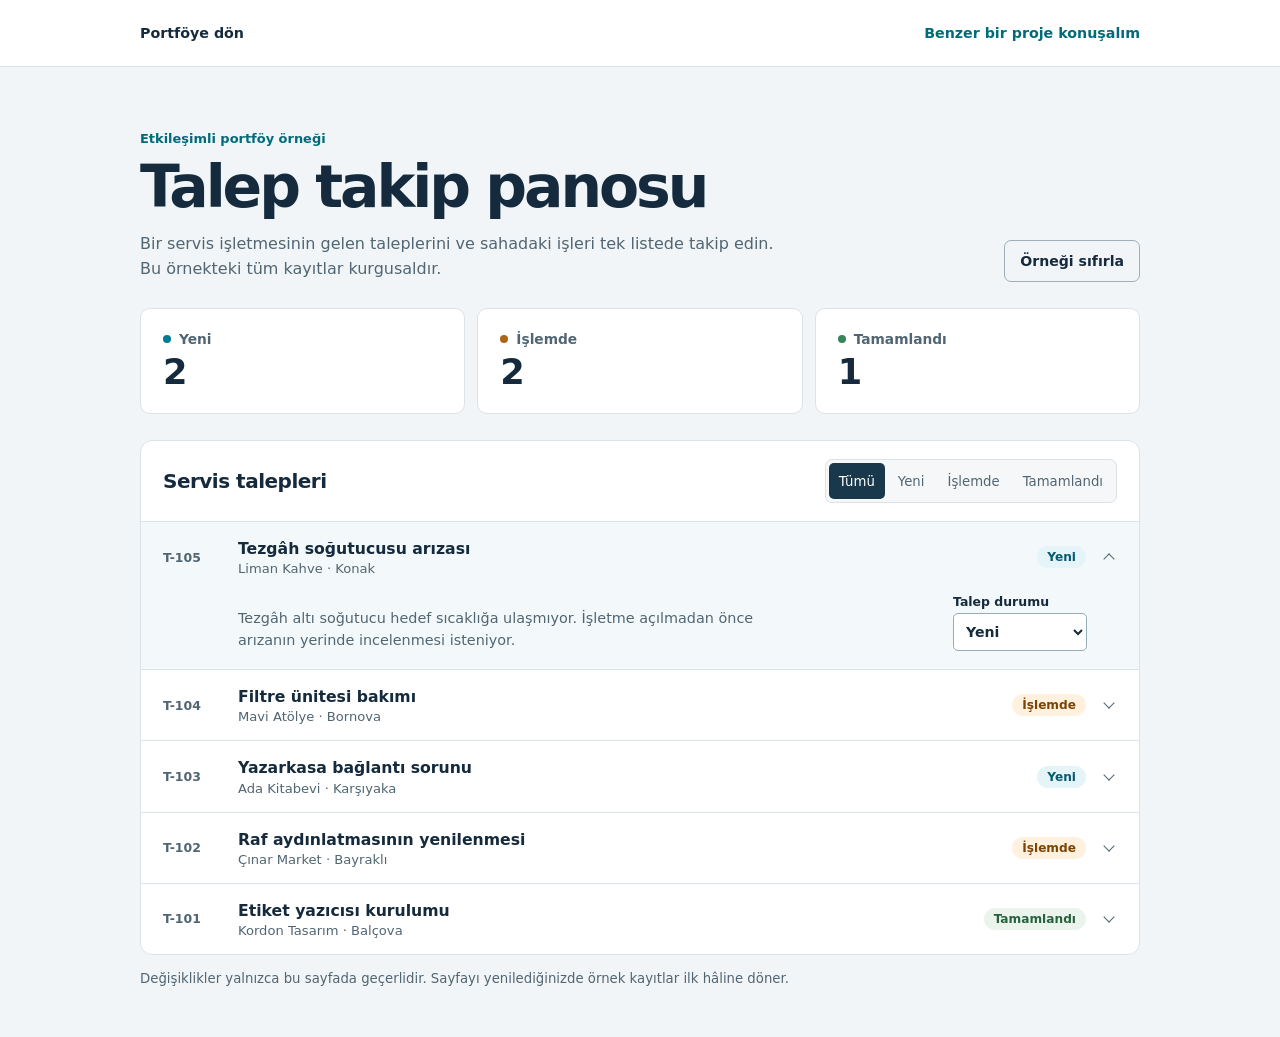
<file: demo/index.html>
<!doctype html>
<html lang="tr">
<head>
  <meta charset="utf-8">
  <meta name="viewport" content="width=device-width, initial-scale=1">
  <meta name="description" content="Küçük servis işletmeleri için hazırlanmış etkileşimli talep takip panosu. Kurgusal örneklerle talep durumlarını ve iş listesini deneyin.">
  <meta name="theme-color" content="#f1f5f7">
  <title>Talep takip panosu | Abdullah Alper Baş</title>
  <link rel="stylesheet" href="pano.css">
  <script src="pano.js" defer></script>
</head>
<body>
  <a class="skip" href="#icerik">İçeriğe geç</a>
  <header>
    <nav class="wrap topbar" aria-label="Portföy bağlantıları">
      <a class="back" href="../#portfoy">Portföye dön</a>
      <a class="inquiry" href="../#teklif">Benzer bir proje konuşalım</a>
    </nav>
  </header>
  <main id="icerik" class="wrap">
    <div class="intro">
      <div>
        <p class="overline">Etkileşimli portföy örneği</p>
        <h1>Talep takip panosu</h1>
        <p class="intro-text">Bir servis işletmesinin gelen taleplerini ve sahadaki işleri tek listede takip edin. Bu örnekteki tüm kayıtlar kurgusaldır.</p>
      </div>
      <button type="button" class="reset" id="sifirla" hidden>Örneği sıfırla</button>
    </div>
    <dl class="metrics" aria-label="Duruma göre talep sayıları">
      <div><dt><span class="dot" data-state="new"></span>Yeni</dt><dd data-count="new">2</dd></div>
      <div><dt><span class="dot" data-state="progress"></span>İşlemde</dt><dd data-count="progress">2</dd></div>
      <div><dt><span class="dot" data-state="done"></span>Tamamlandı</dt><dd data-count="done">1</dd></div>
    </dl>
    <section class="queue" aria-labelledby="liste-baslik">
      <div class="toolbar">
        <h2 id="liste-baslik">Servis talepleri</h2>
        <div id="filtreler" class="filters" role="group" aria-label="Duruma göre filtrele" hidden>
          <button type="button" data-filter="all" aria-pressed="true">Tümü</button>
          <button type="button" data-filter="new" aria-pressed="false">Yeni</button>
          <button type="button" data-filter="progress" aria-pressed="false">İşlemde</button>
          <button type="button" data-filter="done" aria-pressed="false">Tamamlandı</button>
        </div>
      </div>
      <noscript><p class="notice">Herhangi bir talebi açarak ayrıntılarını inceleyebilirsiniz. Filtreleme ve durum güncelleme için JavaScript gerekir.</p></noscript>
      <div class="requests">
        <details class="request" name="talep" data-state="new" open>
          <summary><span class="number">T-105</span><span class="subject"><strong>Tezgâh soğutucusu arızası</strong><small>Liman Kahve · Konak</small></span><span class="status">Yeni</span><span class="toggle" aria-hidden="true"></span></summary>
          <div class="body"><p>Tezgâh altı soğutucu hedef sıcaklığa ulaşmıyor. İşletme açılmadan önce arızanın yerinde incelenmesi isteniyor.</p></div>
        </details>
        <details class="request" name="talep" data-state="progress">
          <summary><span class="number">T-104</span><span class="subject"><strong>Filtre ünitesi bakımı</strong><small>Mavi Atölye · Bornova</small></span><span class="status">İşlemde</span><span class="toggle" aria-hidden="true"></span></summary>
          <div class="body"><p>Periyodik bakım için ekip sahada. Filtre değişimi tamamlandığında sistemin çalışması kontrol edilecek.</p></div>
        </details>
        <details class="request" name="talep" data-state="new">
          <summary><span class="number">T-103</span><span class="subject"><strong>Yazarkasa bağlantı sorunu</strong><small>Ada Kitabevi · Karşıyaka</small></span><span class="status">Yeni</span><span class="toggle" aria-hidden="true"></span></summary>
          <div class="body"><p>Kasadaki cihaz gün içinde bağlantı kaybediyor. İşletme, açık olduğu saatlerde uzaktan inceleme talep ediyor.</p></div>
        </details>
        <details class="request" name="talep" data-state="progress">
          <summary><span class="number">T-102</span><span class="subject"><strong>Raf aydınlatmasının yenilenmesi</strong><small>Çınar Market · Bayraklı</small></span><span class="status">İşlemde</span><span class="toggle" aria-hidden="true"></span></summary>
          <div class="body"><p>Mağazadaki arızalı aydınlatmalar belirlendi. Değişim için malzeme hazır, saha ekibiyle montaj saati planlanıyor.</p></div>
        </details>
        <details class="request" name="talep" data-state="done">
          <summary><span class="number">T-101</span><span class="subject"><strong>Etiket yazıcısı kurulumu</strong><small>Kordon Tasarım · Balçova</small></span><span class="status">Tamamlandı</span><span class="toggle" aria-hidden="true"></span></summary>
          <div class="body"><p>Yazıcı kuruldu ve deneme etiketi basıldı. Mağaza ekibi ilk ürün etiketini kendi ekranından hazırladı.</p></div>
        </details>
      </div>
      <p id="bos" class="notice" hidden>Bu durumda talep yok. Başka bir durumu veya “Tümü” seçeneğini seçebilirsiniz.</p>
    </section>
    <p class="footnote" id="gecici" hidden>Değişiklikler yalnızca bu sayfada geçerlidir. Sayfayı yenilediğinizde örnek kayıtlar ilk hâline döner.</p>
    <p id="bildirim" role="status" class="sr-only"></p>
  </main>
</body>
</html>
</file>
<file: demo/pano.css>
:root {
  color-scheme: light;
  --ink: #152b3d;
  --muted: #516573;
  --line: #dbe3e8;
  --accent: #006b79;
  --surface: #fff;
  font-family: Inter, "Segoe UI", system-ui, sans-serif;
  color: var(--ink);
  background: #f1f5f7;
}
* { box-sizing: border-box; }
body { margin: 0; }
[hidden] { display: none !important; }
a { color: inherit; }
button, select { font: inherit; }
button:not(:disabled), select, summary { cursor: pointer; }
:focus-visible { outline: 3px solid #00768c; outline-offset: 3px; }
.wrap { width: min(calc(100% - 48px), 1000px); margin-inline: auto; }
.skip { position: absolute; top: -90px; left: 12px; padding: 10px; background: white; }
.skip:focus { top: 10px; z-index: 1; }
header { background: var(--surface); border-bottom: 1px solid var(--line); }
.topbar { min-height: 66px; display: flex; gap: 18px; justify-content: space-between; align-items: center; }
.topbar a { display: inline-flex; gap: 8px; align-items: center; min-height: 44px; font-size: .89rem; font-weight: 650; text-decoration: none; }
.topbar a:hover { text-decoration: underline; text-underline-offset: 4px; }
.inquiry { color: var(--accent); }
main { padding-block: clamp(32px, 5vw, 64px) 48px; }
.intro { display: flex; align-items: end; justify-content: space-between; gap: 24px; }
.overline { margin: 0 0 10px; color: var(--accent); font-size: .81rem; font-weight: 750; }
h1, h2, p, dl, dd { margin: 0; }
h1 { font-size: clamp(2.25rem, 5vw, 3.65rem); line-height: 1.08; letter-spacing: -.052em; }
.intro-text { max-width: 64ch; margin-top: 13px; line-height: 1.55; color: var(--muted); }
.reset { flex-shrink: 0; padding: 9px 15px; min-height: 42px; border: 1px solid #9dafb9; border-radius: 7px; background: transparent; color: var(--ink); font-size: .88rem; font-weight: 650; }
.reset:hover { background: var(--surface); }
.metrics { margin: 26px 0; display: grid; grid-template-columns: repeat(3, minmax(0, 1fr)); gap: 12px; }
.metrics > div { background: var(--surface); border: 1px solid var(--line); border-radius: 10px; padding: clamp(12px, 2vw, 22px); }
.metrics dt { display: flex; gap: 8px; align-items: center; color: var(--muted); font-size: .86rem; font-weight: 600; }
.dot { flex: 0 0 auto; width: 8px; height: 8px; background: var(--mark); border-radius: 50%; }
[data-state="new"] { --mark: #007a93; --tag: #e5f4f8; --tag-ink: #065a70; }
[data-state="progress"] { --mark: #ab6517; --tag: #fff1de; --tag-ink: #7b4304; }
[data-state="done"] { --mark: #39835b; --tag: #eaf4ec; --tag-ink: #28613e; }
.metrics dd { margin-top: 5px; font-size: clamp(1.65rem, 3vw, 2.2rem); font-weight: 700; line-height: 1.12; font-variant-numeric: tabular-nums; }
.queue { border: 1px solid var(--line); border-radius: 12px; background: var(--surface); }
.toolbar { display: flex; flex-wrap: wrap; align-items: center; gap: 12px; justify-content: space-between; padding: 18px 22px; }
h2 { font-size: 1.25rem; letter-spacing: -.025em; }
.filters { display: flex; flex-wrap: wrap; gap: 3px; padding: 3px; border: 1px solid var(--line); background: #f5f7f8; border-radius: 7px; }
.filters button { color: var(--muted); min-height: 36px; font-size: .83rem; border: 0; border-radius: 5px; background: transparent; padding: 5px 10px; }
.filters button:hover { background: #e5ebee; }
.filters button[aria-pressed="true"] { color: #fff; background: #19384b; }
.request { border-top: 1px solid var(--line); }
.request summary { display: grid; grid-template-columns: 60px minmax(0, 1fr) auto 16px; gap: 15px; align-items: center; padding: 16px 22px; list-style: none; }
.request:last-child summary { border-radius: 0 0 11px 11px; }
.request summary::-webkit-details-marker { display: none; }
.request summary:hover, .request[open] summary { background: #f3f9fa; }
.request summary:focus-visible { outline-offset: -4px; }
.number { font-size: .78rem; color: var(--muted); font-weight: 650; font-variant-numeric: tabular-nums; }
.subject strong, .subject small { display: block; }
.subject strong { font-size: .98rem; line-height: 1.35; }
.subject small { font-size: .82rem; color: var(--muted); margin-top: 2px; }
.status { border-radius: 99px; padding: 4px 10px; font-weight: 650; font-size: .76rem; background: var(--tag); color: var(--tag-ink); }
.toggle { width: 8px; height: 8px; border: solid var(--muted); border-width: 0 1.5px 1.5px 0; transform: translateY(-2px) rotate(45deg); justify-self: center; }
.request[open] .toggle { transform: translateY(2px) rotate(225deg); }
.body { padding: 2px 52px 18px 97px; display: flex; flex-wrap: wrap; align-items: flex-end; justify-content: space-between; gap: 12px 24px; background: #f3f9fa; border-radius: inherit; }
.request:last-child[open] .body { border-radius: 0 0 11px 11px; }
.body p { color: var(--muted); max-width: 63ch; font-size: .9rem; line-height: 1.5; flex: 1 1 280px; }
.body label { display: grid; gap: 4px; font-size: .78rem; font-weight: 650; }
.body select { min-height: 38px; padding: 5px 8px; background: var(--surface); border: 1px solid #95adb7; color: var(--ink); border-radius: 5px; font-size: .88rem; }
.notice { padding: 16px 22px; border-top: 1px solid var(--line); color: var(--muted); font-size: .9rem; }
.footnote { color: var(--muted); font-size: .83rem; line-height: 1.5; margin-top: 14px; }
.sr-only { position: absolute; width: 1px; height: 1px; padding: 0; margin: -1px; overflow: hidden; clip-path: inset(50%); white-space: nowrap; }
@media (max-width: 680px) {
  .wrap { width: min(calc(100% - 32px), 1000px); }
  .intro { align-items: flex-start; flex-direction: column; gap: 13px; }
  .metrics { gap: 7px; margin: 18px 0; }
  .metrics dt { font-size: .76rem; gap: 5px; }
  .toolbar { padding: 14px; align-items: flex-start; flex-direction: column; }
  .request summary { padding: 13px 14px; grid-template: "id status arrow" auto "subject status arrow" auto / minmax(0,1fr) auto 9px; gap: 3px 7px; }
  .number { grid-area: id; font-size: .69rem; }
  .subject { grid-area: subject; }
  .subject strong { font-size: .93rem; }
  .status { grid-area: status; font-size: .71rem; padding-inline: 7px; }
  .toggle { grid-area: arrow; }
  .body { padding: 2px 14px 16px; }
}
@media (max-width: 410px) {
  .metrics > div { padding: 11px 7px; }
  .metrics dt { font-size: .71rem; }
  .filters { gap: 0; }
  .filters button { padding-inline: 8px; }
  .topbar a { font-size: .78rem; gap: 4px; }
}
</file>
